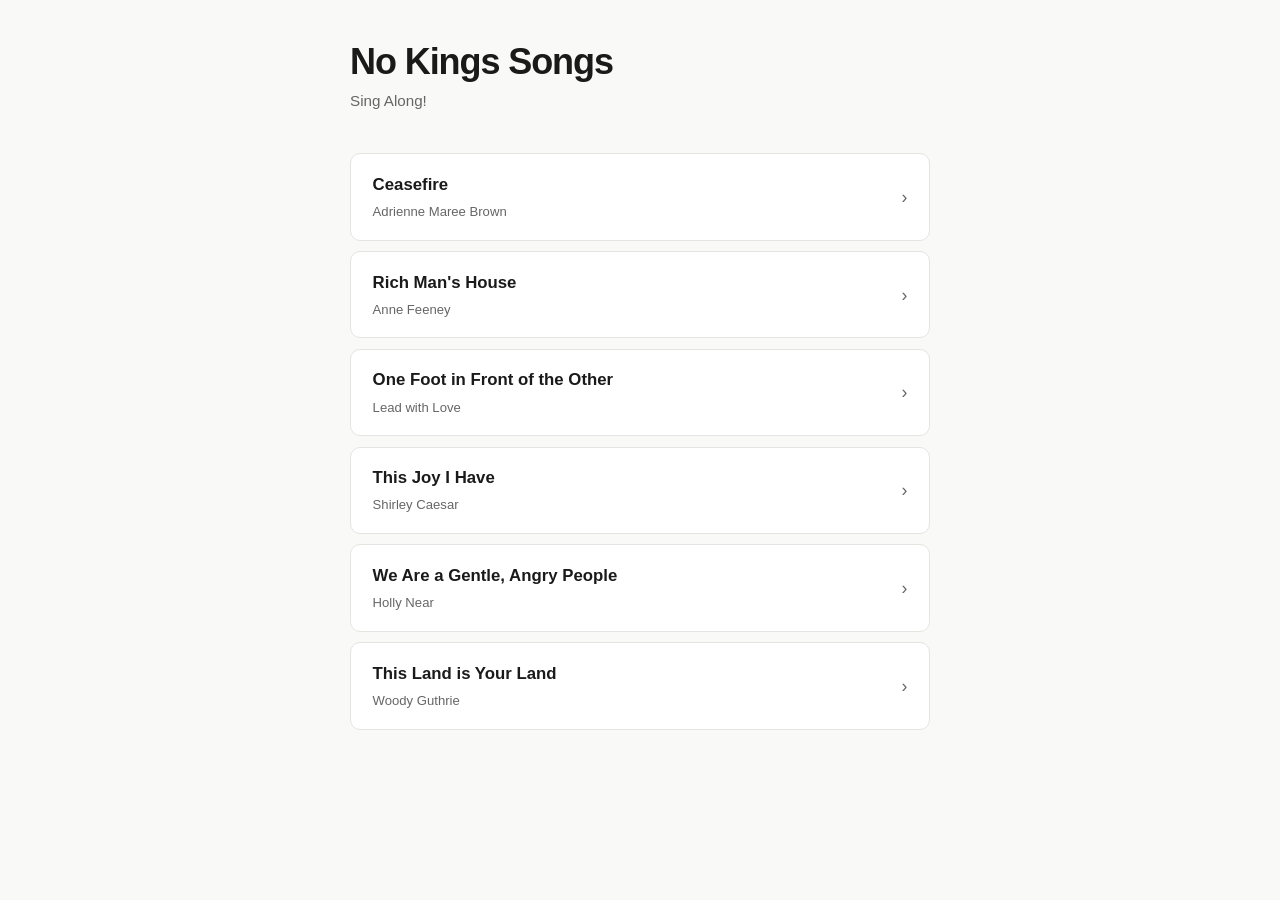
<file: index.html>
<!DOCTYPE html>
<html lang="en">
<head>
  <meta charset="UTF-8" />
  <meta name="viewport" content="width=device-width, initial-scale=1.0" />
  <title>No Kings Songs</title>
  <link rel="stylesheet" href="style.css" />
</head>
<body>
  <div class="container">
    <header class="site-header">
      <h1 class="site-title">No Kings Songs</h1>
      <p class="site-subtitle">Sing Along!</p>
    </header>

    <ul class="song-list">
      <li>
        <a class="song-card" href="songs/ceasefire.html">
          <div>
            <div class="song-card-title">Ceasefire</div>
            <div class="song-card-meta">Adrienne Maree Brown</div>
          </div>
          <span class="song-card-arrow">›</span>
        </a>
      </li>
      <li>
        <a class="song-card" href="songs/rich-mans-house.html">
          <div>
            <div class="song-card-title">Rich Man's House</div>
            <div class="song-card-meta">Anne Feeney</div>
          </div>
          <span class="song-card-arrow">›</span>
        </a>
      </li>
      <li>
        <a class="song-card" href="songs/one-foot.html">
          <div>
            <div class="song-card-title">One Foot in Front of the Other</div>
            <div class="song-card-meta">Lead with Love</div>
          </div>
          <span class="song-card-arrow">›</span>
        </a>
      </li>
      <li>
        <a class="song-card" href="songs/this-joy.html">
          <div>
            <div class="song-card-title">This Joy I Have</div>
            <div class="song-card-meta">Shirley Caesar</div>
          </div>
          <span class="song-card-arrow">›</span>
        </a>
      </li>
      <li>
        <a class="song-card" href="songs/we-are-a-gentle.html">
          <div>
            <div class="song-card-title">We Are a Gentle, Angry People</div>
            <div class="song-card-meta">Holly Near</div>
          </div>
          <span class="song-card-arrow">›</span>
        </a>
      </li>
      <li>
        <a class="song-card" href="songs/this-land.html">
          <div>
            <div class="song-card-title">This Land is Your Land</div>
            <div class="song-card-meta">Woody Guthrie</div>
          </div>
          <span class="song-card-arrow">›</span>
        </a>
      </li>
    </ul>
  </div>
</body>
</html>
</file>
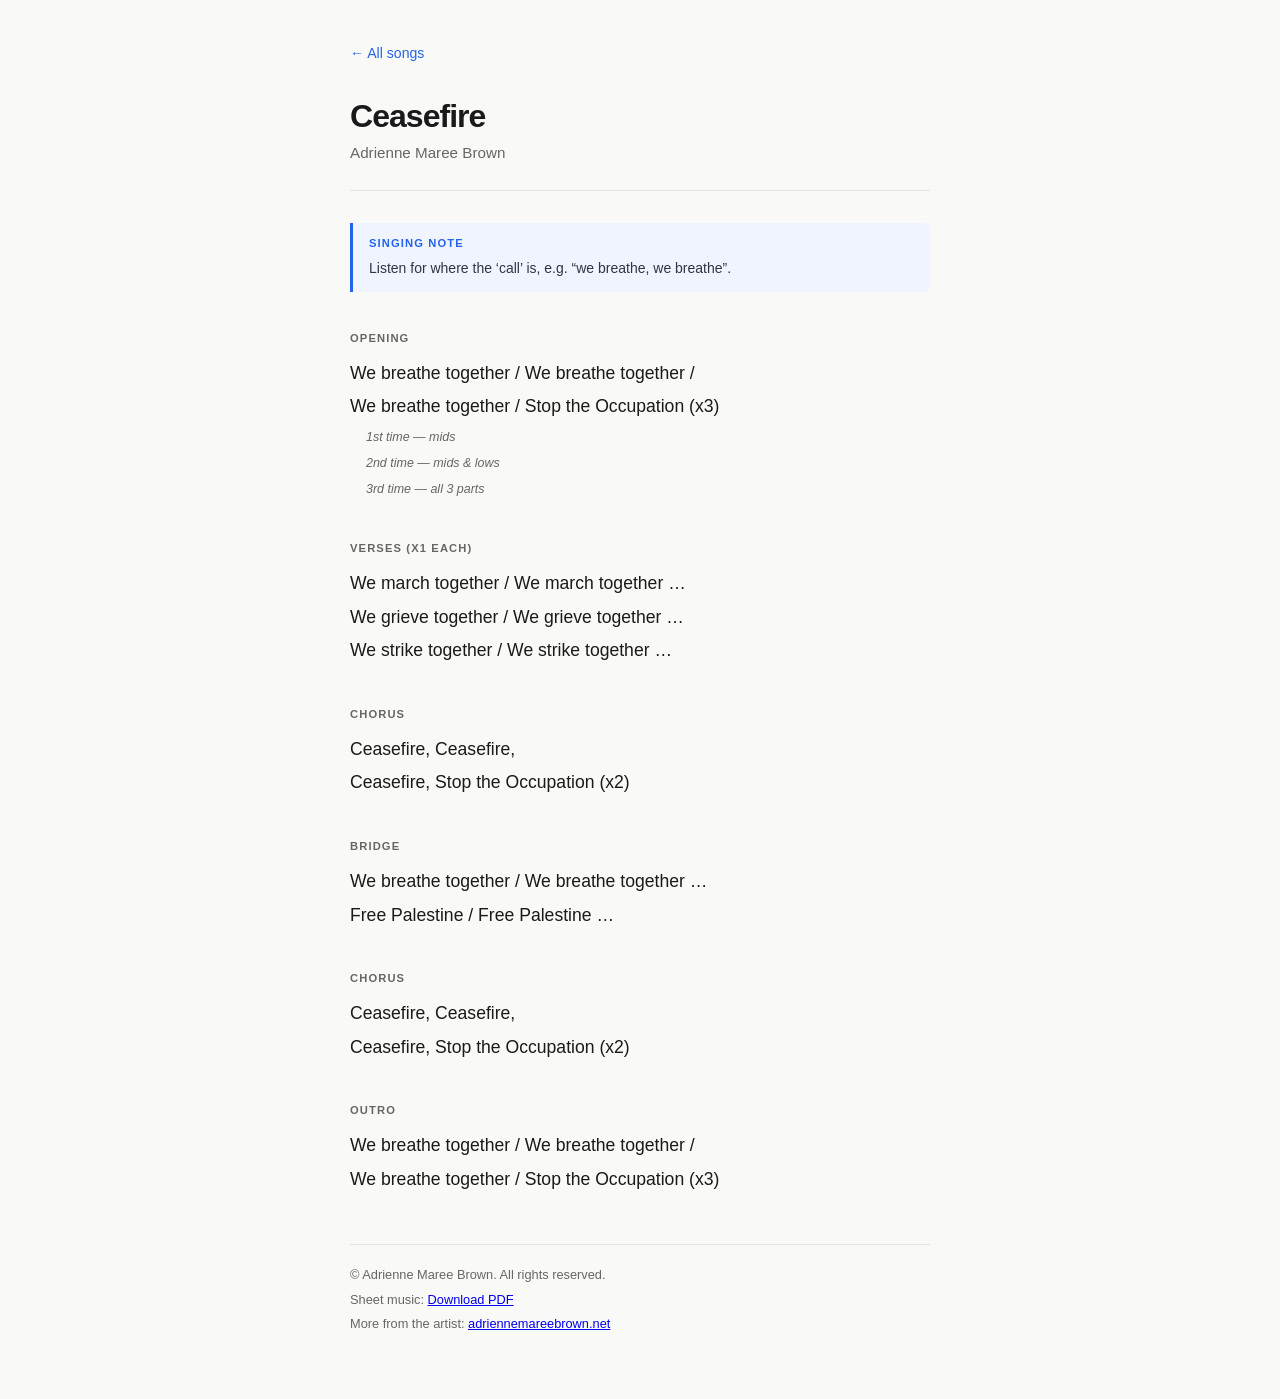
<file: songs/ceasefire.html>
<!DOCTYPE html>
<html lang="en">
<head>
  <meta charset="UTF-8" />
  <meta name="viewport" content="width=device-width, initial-scale=1.0" />
  <title>Ceasefire</title>
  <link rel="stylesheet" href="../style.css" />
</head>
<body>
  <div class="container">
    <a class="back-link" href="../index.html">← All songs</a>

    <header class="song-header">
      <h1 class="song-title">Ceasefire</h1>
      <p class="song-artist">Adrienne Maree Brown</p>
    </header>

    <div class="song-note">
      <strong>Singing note</strong>
      Listen for where the ‘call’ is, e.g. “we breathe, we breathe”.
    </div>

    <div class="lyrics">

      <div class="lyrics-section">
        <div class="section-label">Opening</div>
        <p>We breathe together / We breathe together /
We breathe together / Stop the Occupation (x3)</p>
        <p class="part-note">1st time — mids</p>
        <p class="part-note">2nd time — mids &amp; lows</p>
        <p class="part-note">3rd time — all 3 parts</p>
      </div>

      <div class="lyrics-section">
        <div class="section-label">Verses (x1 each)</div>
        <p>We march together / We march together …
We grieve together / We grieve together …
We strike together / We strike together …</p>
      </div>

      <div class="lyrics-section">
        <div class="section-label">Chorus</div>
        <p>Ceasefire, Ceasefire,
Ceasefire, Stop the Occupation (x2)</p>
      </div>

      <div class="lyrics-section">
        <div class="section-label">Bridge</div>
        <p>We breathe together / We breathe together …
Free Palestine / Free Palestine …</p>
      </div>

      <div class="lyrics-section">
        <div class="section-label">Chorus</div>
        <p>Ceasefire, Ceasefire,
Ceasefire, Stop the Occupation (x2)</p>
      </div>

      <div class="lyrics-section">
        <div class="section-label">Outro</div>
        <p>We breathe together / We breathe together /
We breathe together / Stop the Occupation (x3)</p>
      </div>

    </div>

    <footer class="song-footer">
      <p>&copy; Adrienne Maree Brown. All rights reserved.</p>
      <p>Sheet music: <a href="../sheet-music/Ceasefire.pdf" target="_blank" rel="noopener">Download PDF</a></p>
      <p>More from the artist: <a href="https://adriennemareebrown.net/" target="_blank" rel="noopener">adriennemareebrown.net</a></p>
    </footer>
  </div>
</body>
</html>
</file>
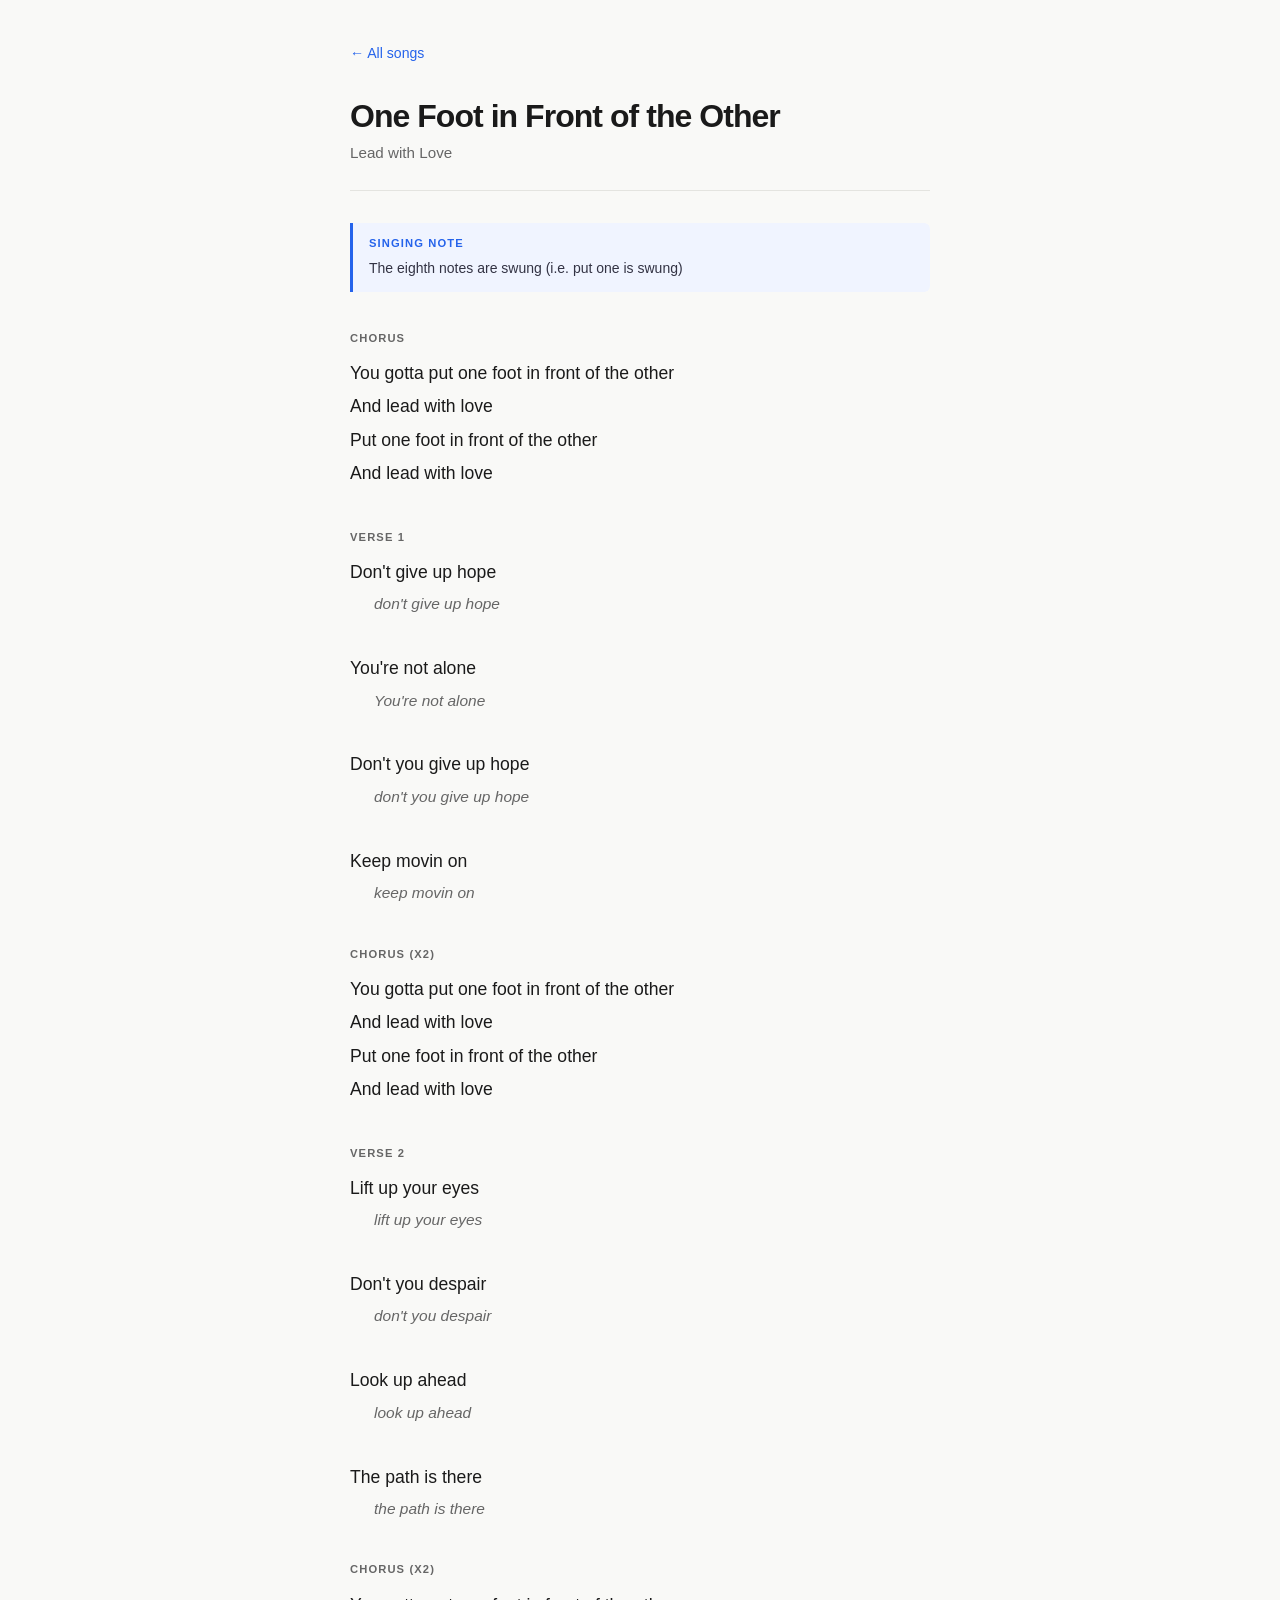
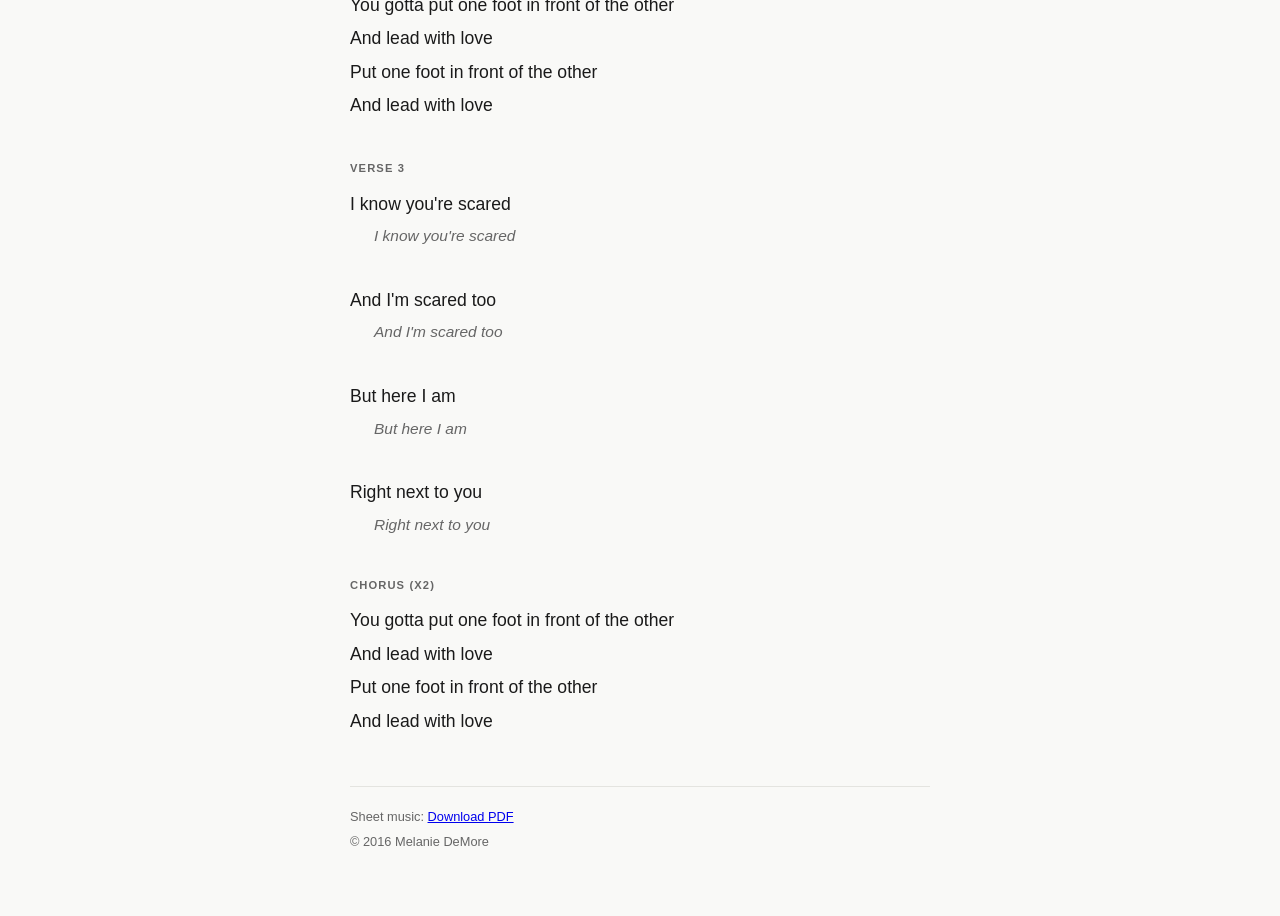
<file: songs/one-foot.html>
<!DOCTYPE html>
<html lang="en">
<head>
  <meta charset="UTF-8" />
  <meta name="viewport" content="width=device-width, initial-scale=1.0" />
  <title>One Foot in Front of the Other</title>
  <link rel="stylesheet" href="../style.css" />
</head>
<body>
  <div class="container">
    <a class="back-link" href="../index.html">← All songs</a>

    <header class="song-header">
      <h1 class="song-title">One Foot in Front of the Other</h1>
      <p class="song-artist">Lead with Love</p>
    </header>

    <div class="song-note">
      <strong>Singing note</strong>
      The eighth notes are swung (i.e. put one is swung)
    </div>

    <div class="lyrics">

      <div class="lyrics-section">
        <div class="section-label">Chorus</div>
        <p>You gotta put one foot in front of the other
And lead with love
Put one foot in front of the other
And lead with love</p>
      </div>

      <div class="lyrics-section">
        <div class="section-label">Verse 1</div>
        <p>Don't give up hope <span class="paren">don't give up hope</span>
You're not alone <span class="paren">You're not alone</span>
Don't you give up hope <span class="paren">don't you give up hope</span>
Keep movin on <span class="paren">keep movin on</span></p>
      </div>

      <div class="lyrics-section">
        <div class="section-label">Chorus (x2)</div>
        <p>You gotta put one foot in front of the other
And lead with love
Put one foot in front of the other
And lead with love</p>
      </div>

      <div class="lyrics-section">
        <div class="section-label">Verse 2</div>
        <p>Lift up your eyes <span class="paren">lift up your eyes</span>
Don't you despair <span class="paren">don't you despair</span>
Look up ahead <span class="paren">look up ahead</span>
The path is there <span class="paren">the path is there</span></p>
      </div>

      <div class="lyrics-section">
        <div class="section-label">Chorus (x2)</div>
        <p>You gotta put one foot in front of the other
And lead with love
Put one foot in front of the other
And lead with love</p>
      </div>

      <div class="lyrics-section">
        <div class="section-label">Verse 3</div>
        <p>I know you're scared <span class="paren">I know you're scared</span>
And I'm scared too <span class="paren">And I'm scared too</span>
But here I am <span class="paren">But here I am</span>
Right next to you <span class="paren">Right next to you</span></p>
      </div>

      <div class="lyrics-section">
        <div class="section-label">Chorus (x2)</div>
        <p>You gotta put one foot in front of the other
And lead with love
Put one foot in front of the other
And lead with love</p>
      </div>

    </div>

    <footer class="song-footer">
      <p>Sheet music: <a href="../sheet-music/one-foot-lead-with-love.pdf" target="_blank" rel="noopener">Download PDF</a></p>
        <p>&copy; 2016 Melanie DeMore</p>
    </footer>
  </div>
</body>
</html>
</file>
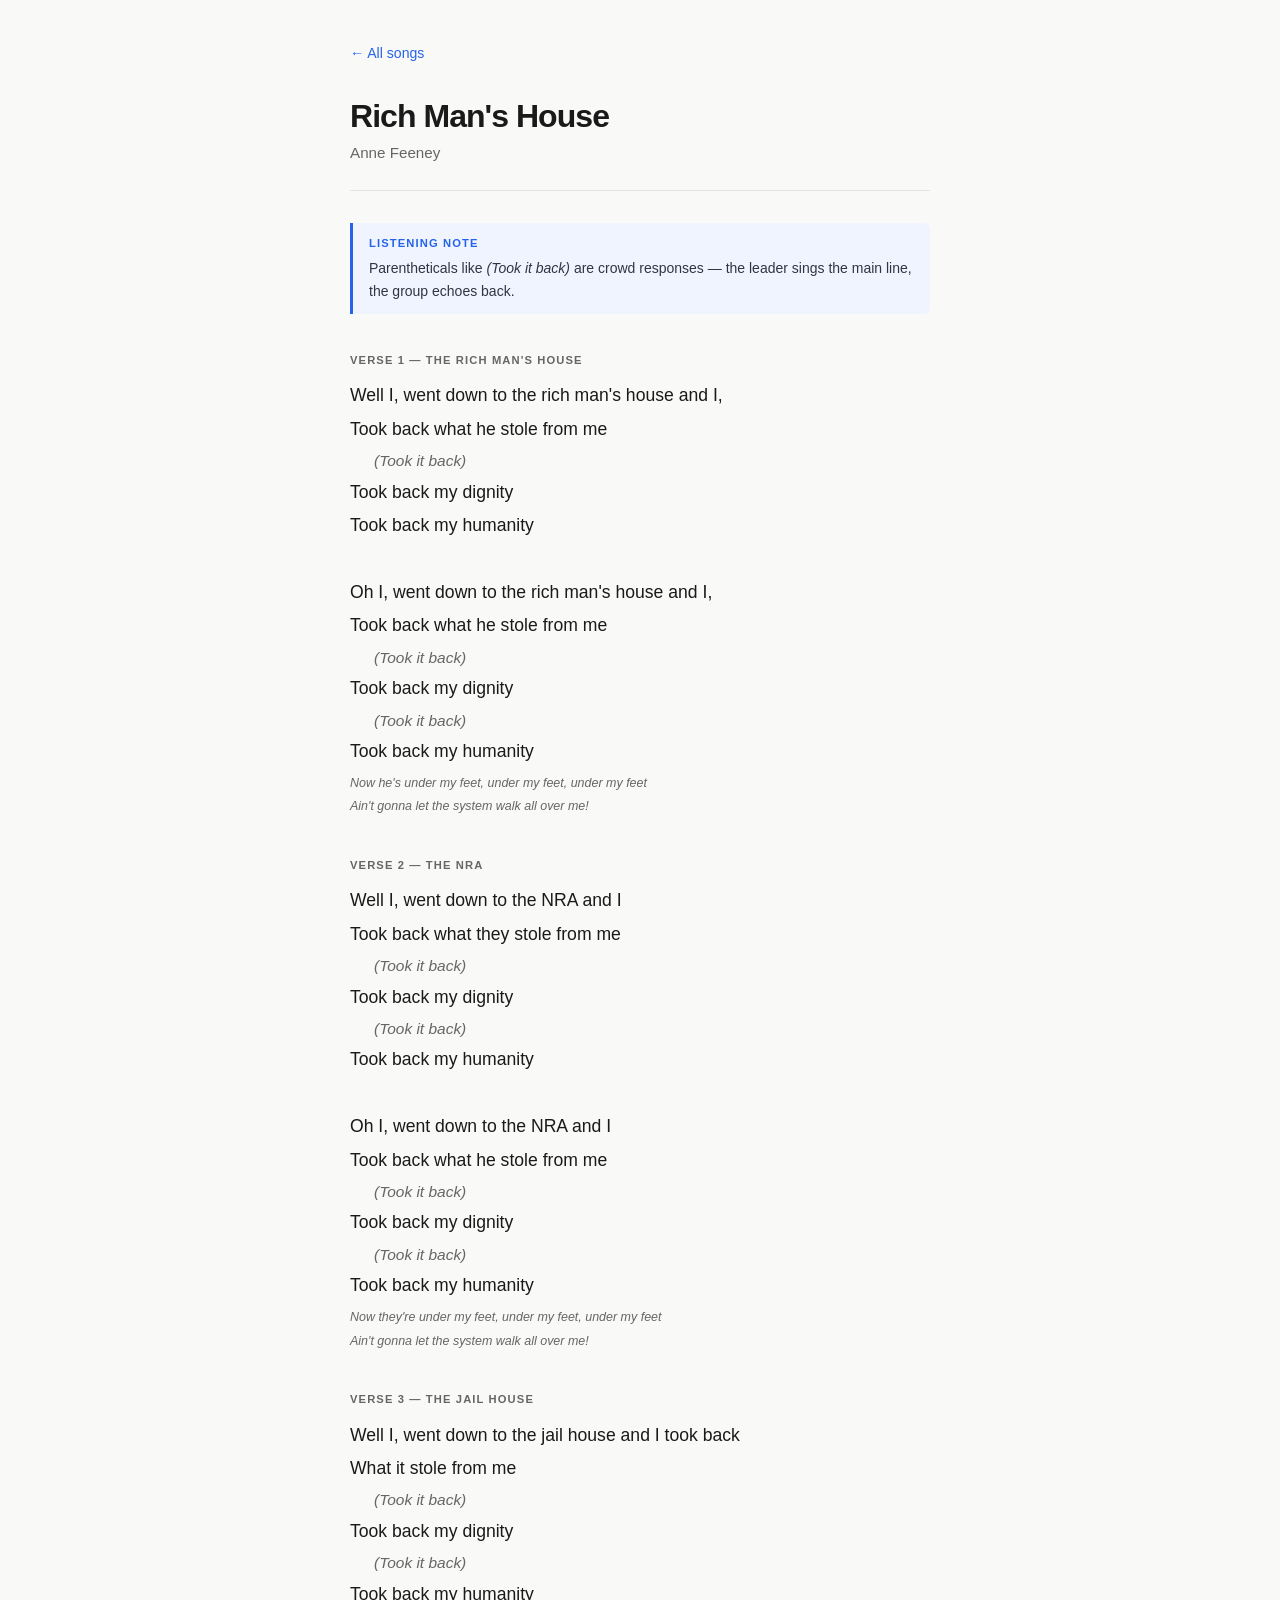
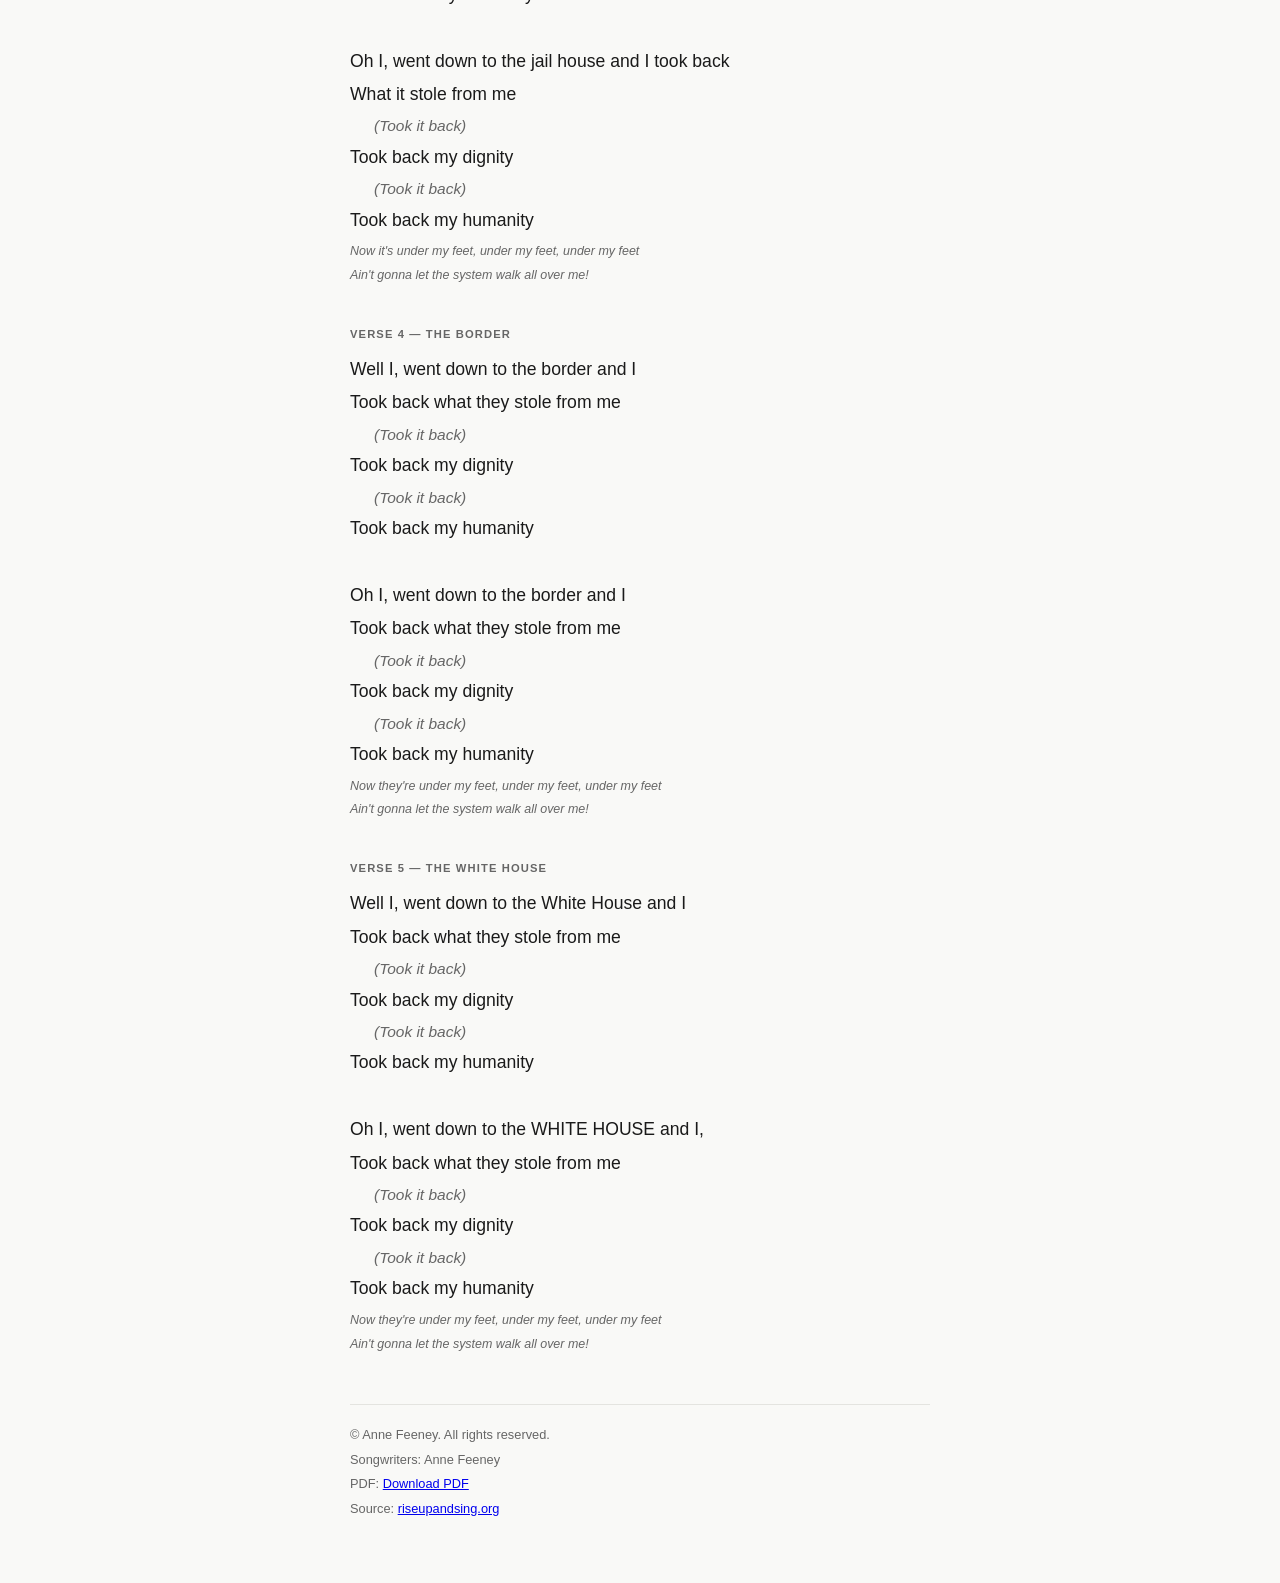
<file: songs/rich-mans-house.html>
<!DOCTYPE html>
<html lang="en">
<head>
  <meta charset="UTF-8" />
  <meta name="viewport" content="width=device-width, initial-scale=1.0" />
  <title>Rich Man's House</title>
  <link rel="stylesheet" href="../style.css" />
</head>
<body>
  <div class="container">
    <a class="back-link" href="../index.html">← All songs</a>

    <header class="song-header">
      <h1 class="song-title">Rich Man's House</h1>
      <p class="song-artist">Anne Feeney</p>
    </header>

    <div class="song-note">
      <strong>Listening note</strong>
      Parentheticals like <em>(Took it back)</em> are crowd responses — the leader sings the main line, the group echoes back.
    </div>

    <div class="lyrics">

      <div class="lyrics-section">
        <div class="section-label">Verse 1 — The Rich Man's House</div>
        <p>Well I, went down to the rich man's house and I,
Took back what he stole from me<span class="paren">(Took it back)</span>Took back my dignity
Took back my humanity

Oh I, went down to the rich man's house and I,
Took back what he stole from me<span class="paren">(Took it back)</span>Took back my dignity<span class="paren">(Took it back)</span>Took back my humanity</p>
        <p class="repeat">Now he's under my feet, under my feet, under my feet
Ain't gonna let the system walk all over me!</p>
      </div>

      <div class="lyrics-section">
        <div class="section-label">Verse 2 — The NRA</div>
        <p>Well I, went down to the NRA and I
Took back what they stole from me<span class="paren">(Took it back)</span>Took back my dignity<span class="paren">(Took it back)</span>Took back my humanity

Oh I, went down to the NRA and I
Took back what he stole from me<span class="paren">(Took it back)</span>Took back my dignity<span class="paren">(Took it back)</span>Took back my humanity</p>
        <p class="repeat">Now they're under my feet, under my feet, under my feet
Ain't gonna let the system walk all over me!</p>
      </div>

      <div class="lyrics-section">
        <div class="section-label">Verse 3 — The Jail House</div>
        <p>Well I, went down to the jail house and I took back
What it stole from me<span class="paren">(Took it back)</span>Took back my dignity<span class="paren">(Took it back)</span>Took back my humanity

Oh I, went down to the jail house and I took back
What it stole from me<span class="paren">(Took it back)</span>Took back my dignity<span class="paren">(Took it back)</span>Took back my humanity</p>
        <p class="repeat">Now it's under my feet, under my feet, under my feet
Ain't gonna let the system walk all over me!</p>
      </div>

      <div class="lyrics-section">
        <div class="section-label">Verse 4 — The Border</div>
        <p>Well I, went down to the border and I
Took back what they stole from me<span class="paren">(Took it back)</span>Took back my dignity<span class="paren">(Took it back)</span>Took back my humanity

Oh I, went down to the border and I
Took back what they stole from me<span class="paren">(Took it back)</span>Took back my dignity<span class="paren">(Took it back)</span>Took back my humanity</p>
        <p class="repeat">Now they're under my feet, under my feet, under my feet
Ain't gonna let the system walk all over me!</p>
      </div>

      <div class="lyrics-section">
        <div class="section-label">Verse 5 — The White House</div>
        <p>Well I, went down to the White House and I
Took back what they stole from me<span class="paren">(Took it back)</span>Took back my dignity<span class="paren">(Took it back)</span>Took back my humanity

Oh I, went down to the WHITE HOUSE and I,
Took back what they stole from me<span class="paren">(Took it back)</span>Took back my dignity<span class="paren">(Took it back)</span>Took back my humanity</p>
        <p class="repeat">Now they're under my feet, under my feet, under my feet
Ain't gonna let the system walk all over me!</p>
      </div>

    </div>

    <footer class="song-footer">
      <p>&copy; Anne Feeney. All rights reserved.</p>
      <p>Songwriters: Anne Feeney</p>
      <p>PDF: <a href="../sheet-music/rich-mans-house-original.pdf" target="_blank" rel="noopener">Download PDF</a></p>
      <p>Source: <a href="https://www.riseupandsing.org/songs/rich-mans-house" target="_blank" rel="noopener">riseupandsing.org</a></p>
    </footer>
  </div>
</body>
</html>
</file>
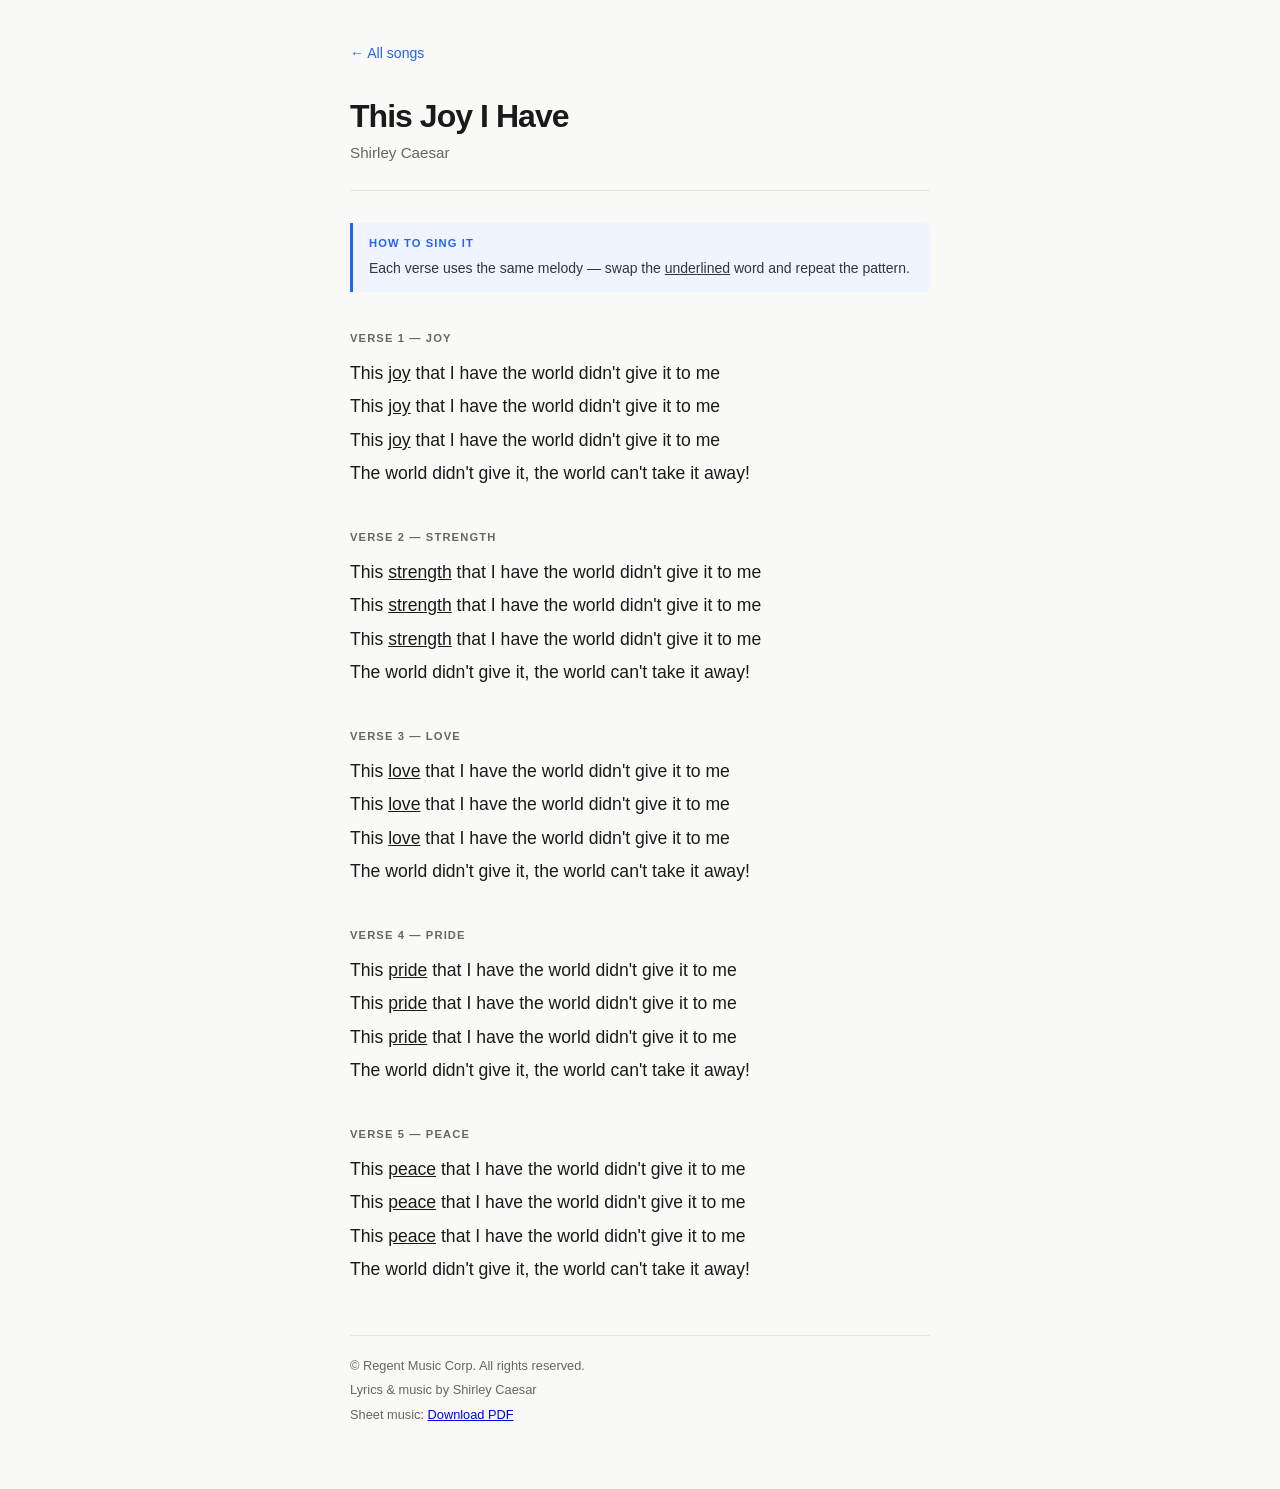
<file: songs/this-joy.html>
<!DOCTYPE html>
<html lang="en">
<head>
  <meta charset="UTF-8" />
  <meta name="viewport" content="width=device-width, initial-scale=1.0" />
  <title>This Joy I Have</title>
  <link rel="stylesheet" href="../style.css" />
</head>
<body>
  <div class="container">
    <a class="back-link" href="../index.html">← All songs</a>

    <header class="song-header">
      <h1 class="song-title">This Joy I Have</h1>
      <p class="song-artist">Shirley Caesar</p>
    </header>

    <div class="song-note">
      <strong>How to sing it</strong>
      Each verse uses the same melody — swap the <u>underlined</u> word and repeat the pattern.
    </div>

    <div class="lyrics">

      <div class="lyrics-section">
        <div class="section-label">Verse 1 — Joy</div>
        <p>This <u>joy</u> that I have the world didn't give it to me
This <u>joy</u> that I have the world didn't give it to me
This <u>joy</u> that I have the world didn't give it to me
The world didn't give it, the world can't take it away!</p>
      </div>

      <div class="lyrics-section">
        <div class="section-label">Verse 2 — Strength</div>
        <p>This <u>strength</u> that I have the world didn't give it to me
This <u>strength</u> that I have the world didn't give it to me
This <u>strength</u> that I have the world didn't give it to me
The world didn't give it, the world can't take it away!</p>
      </div>

      <div class="lyrics-section">
        <div class="section-label">Verse 3 — Love</div>
        <p>This <u>love</u> that I have the world didn't give it to me
This <u>love</u> that I have the world didn't give it to me
This <u>love</u> that I have the world didn't give it to me
The world didn't give it, the world can't take it away!</p>
      </div>

      <div class="lyrics-section">
        <div class="section-label">Verse 4 — Pride</div>
        <p>This <u>pride</u> that I have the world didn't give it to me
This <u>pride</u> that I have the world didn't give it to me
This <u>pride</u> that I have the world didn't give it to me
The world didn't give it, the world can't take it away!</p>
      </div>

      <div class="lyrics-section">
        <div class="section-label">Verse 5 — Peace</div>
        <p>This <u>peace</u> that I have the world didn't give it to me
This <u>peace</u> that I have the world didn't give it to me
This <u>peace</u> that I have the world didn't give it to me
The world didn't give it, the world can't take it away!</p>
      </div>

    </div>

    <footer class="song-footer">
      <p>&copy; Regent Music Corp. All rights reserved.</p>
      <p>Lyrics &amp; music by Shirley Caesar</p>
      <p>Sheet music: <a href="../sheet-music/this-joy-i-have.pdf" target="_blank" rel="noopener">Download PDF</a></p>
    </footer>
  </div>
</body>
</html>
</file>
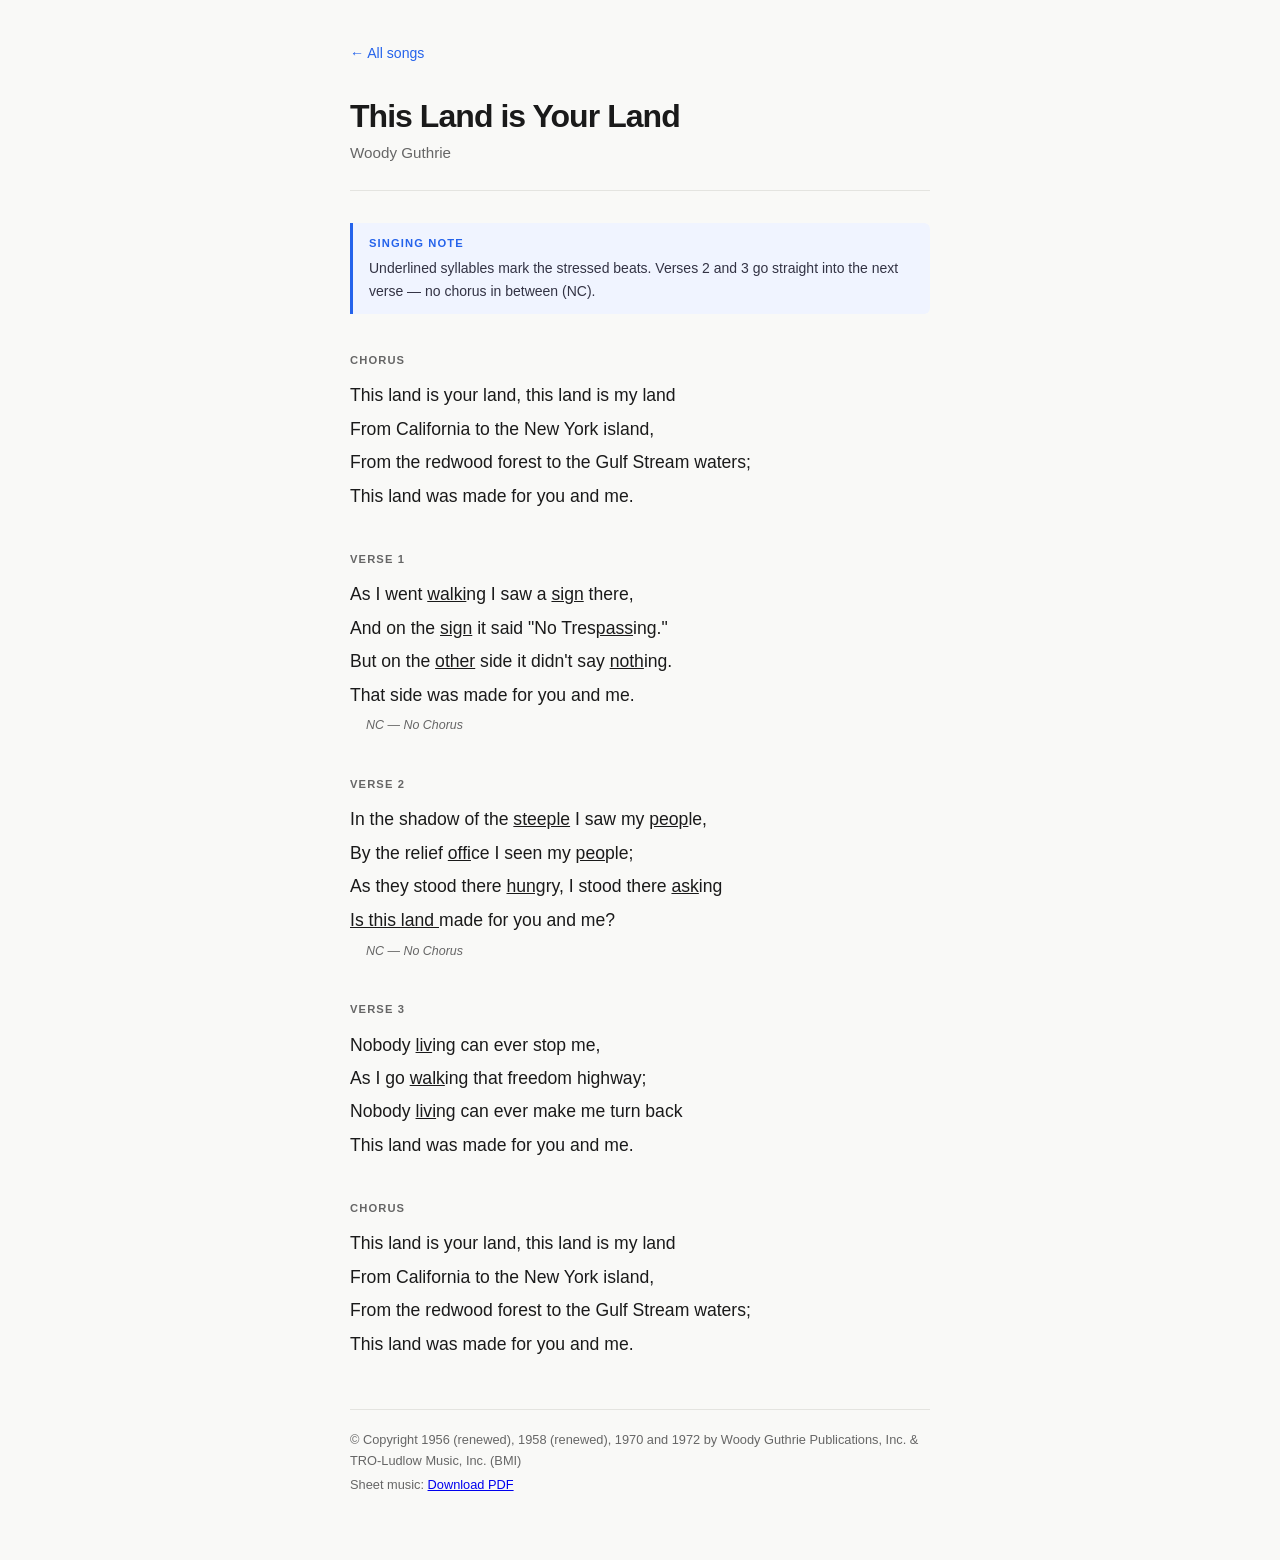
<file: songs/this-land.html>
<!DOCTYPE html>
<html lang="en">
<head>
  <meta charset="UTF-8" />
  <meta name="viewport" content="width=device-width, initial-scale=1.0" />
  <title>This Land is Your Land</title>
  <link rel="stylesheet" href="../style.css" />
</head>
<body>
  <div class="container">
    <a class="back-link" href="../index.html">← All songs</a>

    <header class="song-header">
      <h1 class="song-title">This Land is Your Land</h1>
      <p class="song-artist">Woody Guthrie</p>
    </header>

    <div class="song-note">
      <strong>Singing note</strong>
      Underlined syllables mark the stressed beats. Verses 2 and 3 go straight into the next verse — no chorus in between (NC).
    </div>

    <div class="lyrics">

      <div class="lyrics-section">
        <div class="section-label">Chorus</div>
        <p>This land is your land, this land is my land
From California to the New York island,
From the redwood forest to the Gulf Stream waters;
This land was made for you and me.</p>
      </div>

      <div class="lyrics-section">
        <div class="section-label">Verse 1</div>
        <p>As I went <u>walki</u>ng I saw a <u>sign</u> there,
And on the <u>sign</u> it said "No Tres<u>pass</u>ing."
But on the <u>other</u> side it didn't say <u>noth</u>ing.
That side was made for you and me.</p>
        <p class="part-note">NC — No Chorus</p>
      </div>

      <div class="lyrics-section">
        <div class="section-label">Verse 2</div>
        <p>In the shadow of the <u>steeple</u> I saw my <u>peop</u>le,
By the relief <u>offi</u>ce I seen my <u>peo</u>ple;
As they stood there <u>hung</u>ry, I stood there <u>ask</u>ing
<u>Is this land </u>made for you and me?</p>
        <p class="part-note">NC — No Chorus</p>
      </div>

      <div class="lyrics-section">
        <div class="section-label">Verse 3</div>
        <p>Nobody <u>liv</u>ing can ever stop me,
As I go <u>walk</u>ing that freedom highway;
Nobody <u>livi</u>ng can ever make me turn back
This land was made for you and me.</p>
      </div>

      <div class="lyrics-section">
        <div class="section-label">Chorus</div>
        <p>This land is your land, this land is my land
From California to the New York island,
From the redwood forest to the Gulf Stream waters;
This land was made for you and me.</p>
      </div>

    </div>

    <footer class="song-footer">
      <p>&copy; Copyright 1956 (renewed), 1958 (renewed), 1970 and 1972 by Woody Guthrie Publications, Inc. &amp; TRO-Ludlow Music, Inc. (BMI)</p>
      <p>Sheet music: <a href="../sheet-music/this-land.pdf" target="_blank" rel="noopener">Download PDF</a></p>
    </footer>
  </div>
</body>
</html>
</file>
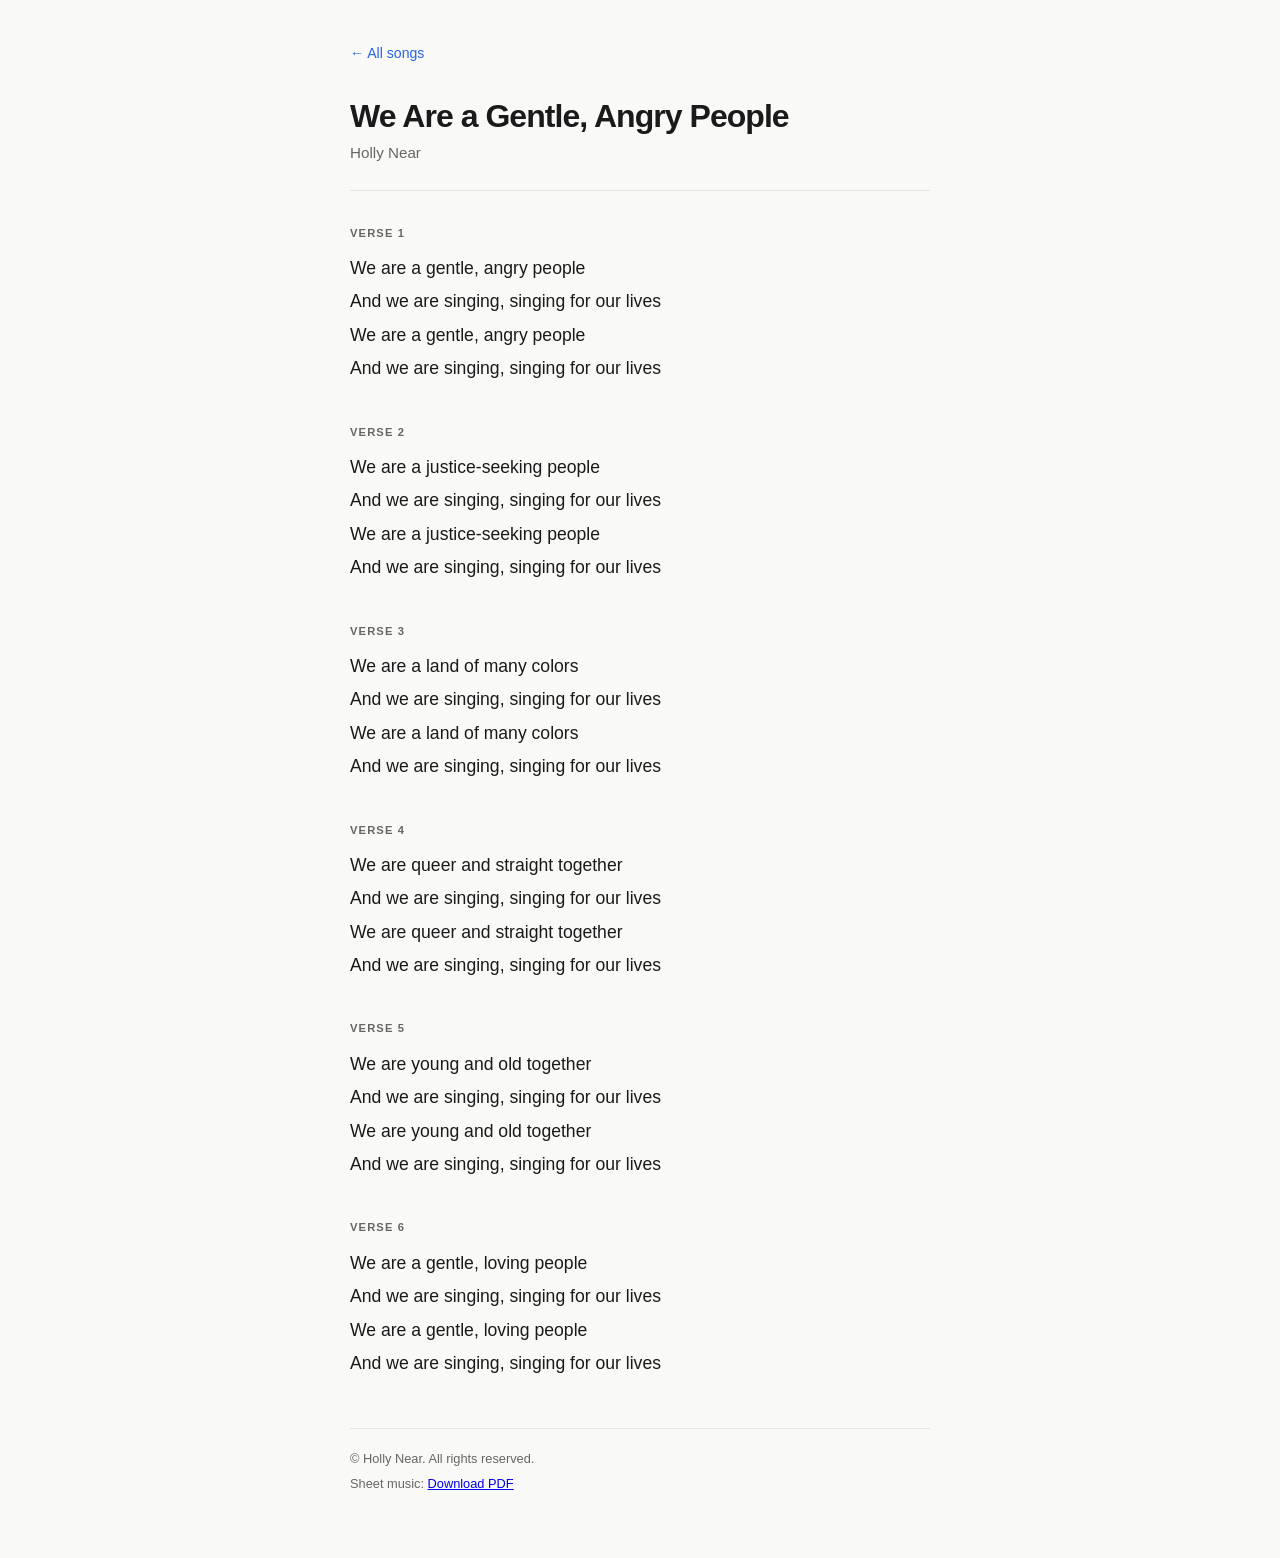
<file: songs/we-are-a-gentle.html>
<!DOCTYPE html>
<html lang="en">
<head>
  <meta charset="UTF-8" />
  <meta name="viewport" content="width=device-width, initial-scale=1.0" />
  <title>We Are a Gentle, Angry People</title>
  <link rel="stylesheet" href="../style.css" />
</head>
<body>
  <div class="container">
    <a class="back-link" href="../index.html">← All songs</a>

    <header class="song-header">
      <h1 class="song-title">We Are a Gentle, Angry People</h1>
      <p class="song-artist">Holly Near</p>
    </header>

    <div class="lyrics">

      <div class="lyrics-section">
        <div class="section-label">Verse 1</div>
        <p>We are a gentle, angry people
And we are singing, singing for our lives
We are a gentle, angry people
And we are singing, singing for our lives</p>
      </div>

      <div class="lyrics-section">
        <div class="section-label">Verse 2</div>
        <p>We are a justice-seeking people
And we are singing, singing for our lives
We are a justice-seeking people
And we are singing, singing for our lives</p>
      </div>

      <div class="lyrics-section">
        <div class="section-label">Verse 3</div>
        <p>We are a land of many colors
And we are singing, singing for our lives
We are a land of many colors
And we are singing, singing for our lives</p>
      </div>

      <div class="lyrics-section">
        <div class="section-label">Verse 4</div>
        <p>We are queer and straight together
And we are singing, singing for our lives
We are queer and straight together
And we are singing, singing for our lives</p>
      </div>

      <div class="lyrics-section">
        <div class="section-label">Verse 5</div>
        <p>We are young and old together
And we are singing, singing for our lives
We are young and old together
And we are singing, singing for our lives</p>
      </div>

      <div class="lyrics-section">
        <div class="section-label">Verse 6</div>
        <p>We are a gentle, loving people
And we are singing, singing for our lives
We are a gentle, loving people
And we are singing, singing for our lives</p>
      </div>

    </div>

    <footer class="song-footer">
      <p>&copy; Holly Near. All rights reserved.</p>
      <p>Sheet music: <a href="../sheet-music/we-are-a-gentle.pdf" target="_blank" rel="noopener">Download PDF</a></p>
    </footer>
  </div>
</body>
</html>
</file>
<file: style.css>
*, *::before, *::after {
  box-sizing: border-box;
  margin: 0;
  padding: 0;
}

:root {
  --bg: #f9f9f7;
  --text: #1a1a1a;
  --muted: #666;
  --accent: #2563eb;
  --border: #e4e4e0;
  --card-bg: #fff;
}

body {
  font-family: -apple-system, BlinkMacSystemFont, 'Segoe UI', Helvetica, Arial, sans-serif;
  background: var(--bg);
  color: var(--text);
  line-height: 1.6;
  min-height: 100vh;
}

.container {
  max-width: 620px;
  margin: 0 auto;
  padding: 2.5rem 1.25rem 4rem;
}

/* ── Index page ────────────────────────────────── */

.site-header {
  margin-bottom: 2.5rem;
}

.site-title {
  font-size: 1.9rem;
  font-weight: 700;
  letter-spacing: -0.03em;
  line-height: 1.2;
}

.site-subtitle {
  color: var(--muted);
  font-size: 0.95rem;
  margin-top: 0.35rem;
}

.song-list {
  list-style: none;
  display: flex;
  flex-direction: column;
  gap: 0.65rem;
}

.song-card {
  background: var(--card-bg);
  border: 1px solid var(--border);
  border-radius: 10px;
  padding: 1.1rem 1.35rem;
  text-decoration: none;
  color: var(--text);
  display: flex;
  align-items: center;
  justify-content: space-between;
  transition: border-color 0.15s, box-shadow 0.15s;
}

.song-card:hover {
  border-color: var(--accent);
  box-shadow: 0 2px 10px rgba(0, 0, 0, 0.07);
}

.song-card-title {
  font-size: 1.05rem;
  font-weight: 600;
}

.song-card-meta {
  color: var(--muted);
  font-size: 0.82rem;
  margin-top: 0.15rem;
}

.song-card-arrow {
  color: var(--muted);
  font-size: 1.1rem;
  flex-shrink: 0;
  margin-left: 1rem;
}

/* ── Song page ─────────────────────────────────── */

.back-link {
  color: var(--accent);
  text-decoration: none;
  font-size: 0.88rem;
  display: inline-flex;
  align-items: center;
  gap: 0.3rem;
  margin-bottom: 2rem;
}

.back-link:hover {
  text-decoration: underline;
}

.song-header {
  margin-bottom: 2rem;
  padding-bottom: 1.5rem;
  border-bottom: 1px solid var(--border);
}

.song-title {
  font-size: 1.7rem;
  font-weight: 700;
  letter-spacing: -0.03em;
  line-height: 1.2;
}

.song-artist {
  color: var(--muted);
  font-size: 0.95rem;
  margin-top: 0.4rem;
}

.lyrics {
  font-size: 1.05rem;
  line-height: 1.9;
}

.lyrics-section {
  margin-bottom: 2.25rem;
}

.section-label {
  font-size: 0.7rem;
  font-weight: 600;
  text-transform: uppercase;
  letter-spacing: 0.1em;
  color: var(--muted);
  margin-bottom: 0.5rem;
}

.lyrics p {
  white-space: pre-line;
}

/* ── Song note ───────────────────────────────── */

.song-note {
  background: #f0f4ff;
  border-left: 3px solid var(--accent);
  border-radius: 0 6px 6px 0;
  padding: 0.75rem 1rem;
  font-size: 0.875rem;
  color: #334;
  margin-bottom: 2.25rem;
  line-height: 1.6;
}

.song-note strong {
  display: block;
  font-size: 0.7rem;
  text-transform: uppercase;
  letter-spacing: 0.1em;
  color: var(--accent);
  margin-bottom: 0.3rem;
}

.lyrics .repeat {
  font-size: 0.78rem;
  color: var(--muted);
  font-style: italic;
  margin-top: 0.2rem;
}

.lyrics .part-note {
  font-size: 0.78rem;
  color: var(--muted);
  font-style: italic;
  padding-left: 1rem;
  margin-top: 0.15rem;
}

.lyrics .paren {
  display: block;
  font-style: italic;
  padding-left: 1.5rem;
  color: var(--muted);
  font-size: 0.88em;
}

/* ── Song footer ──────────────────────────────── */

.song-footer {
  margin-top: 3rem;
  padding-top: 1.25rem;
  border-top: 1px solid var(--border);
  font-size: 0.8rem;
  color: var(--muted);
  line-height: 1.6;
}

.song-footer p + p {
  margin-top: 0.25rem;
}

/* ── Responsive ────────────────────────────────── */

@media (min-width: 640px) {
  .site-title {
    font-size: 2.25rem;
  }

  .song-title {
    font-size: 2rem;
  }

  .lyrics {
    font-size: 1.1rem;
  }
}
</file>
